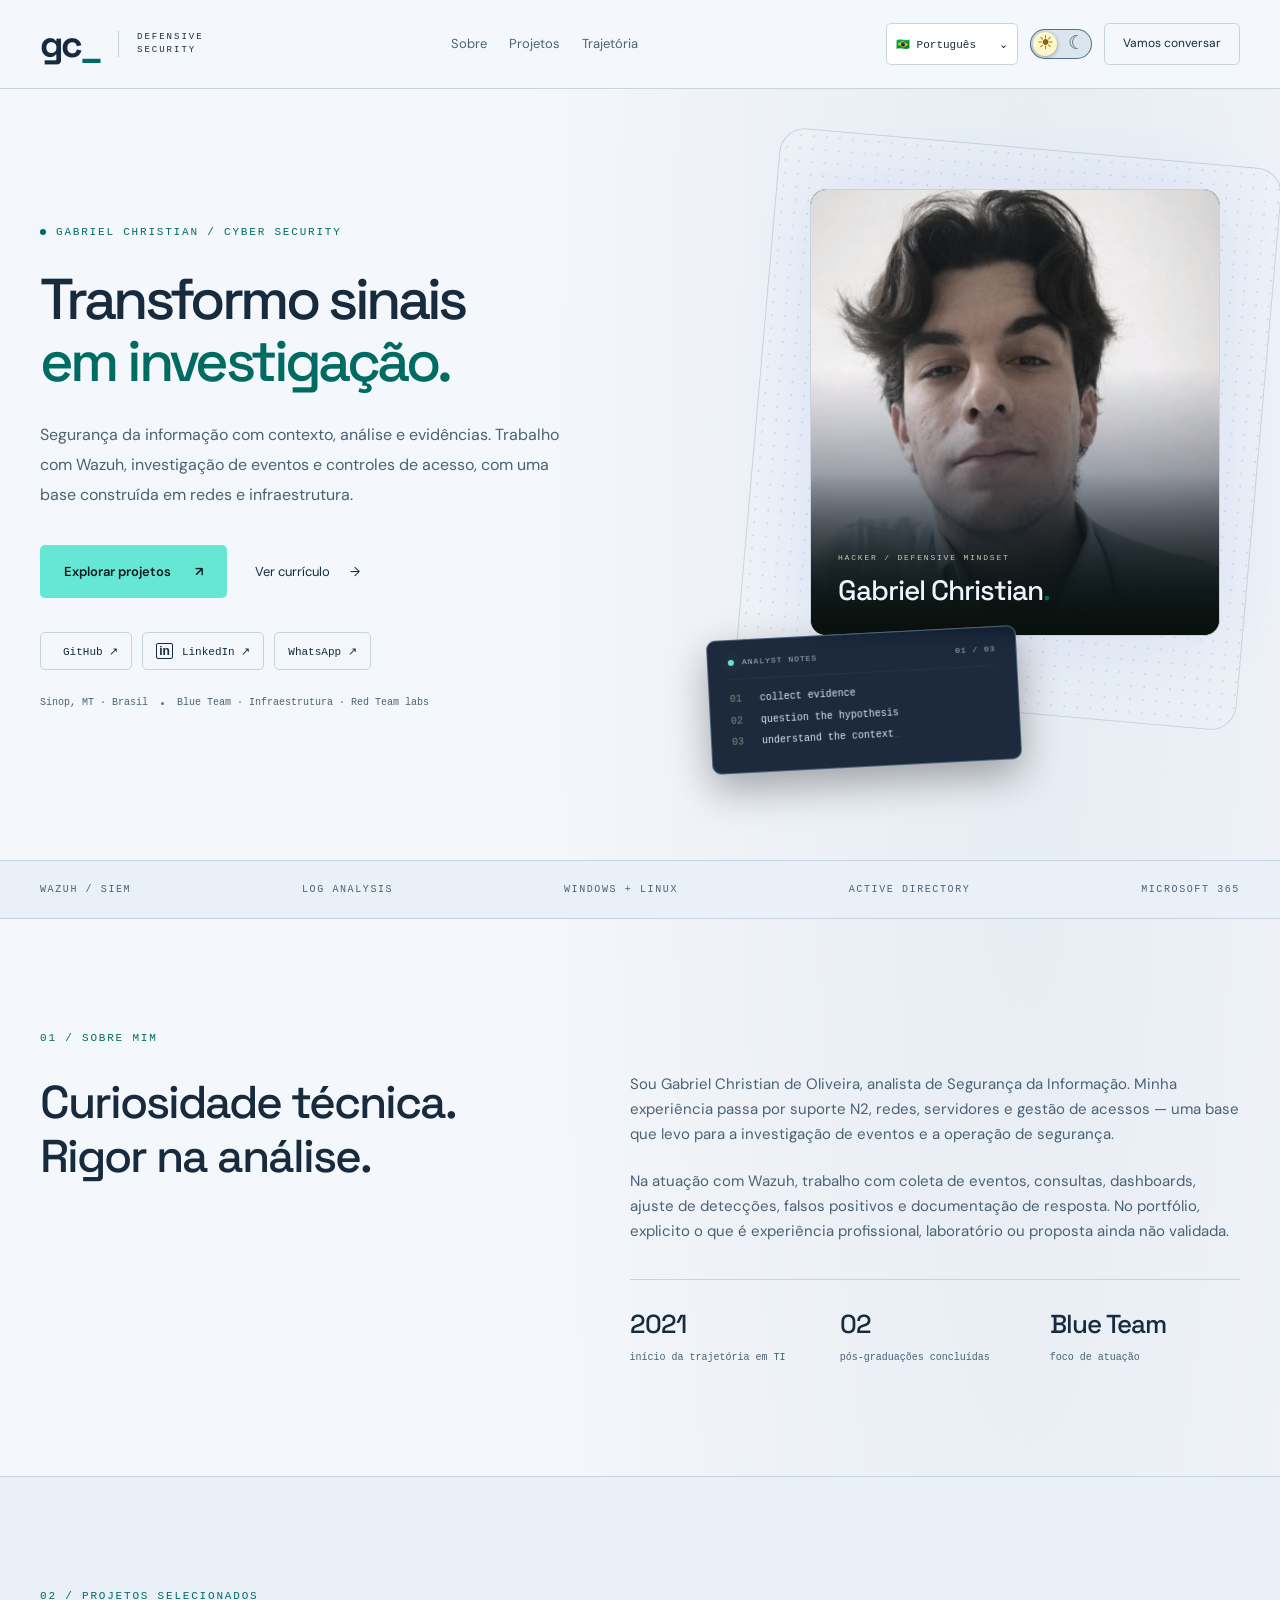
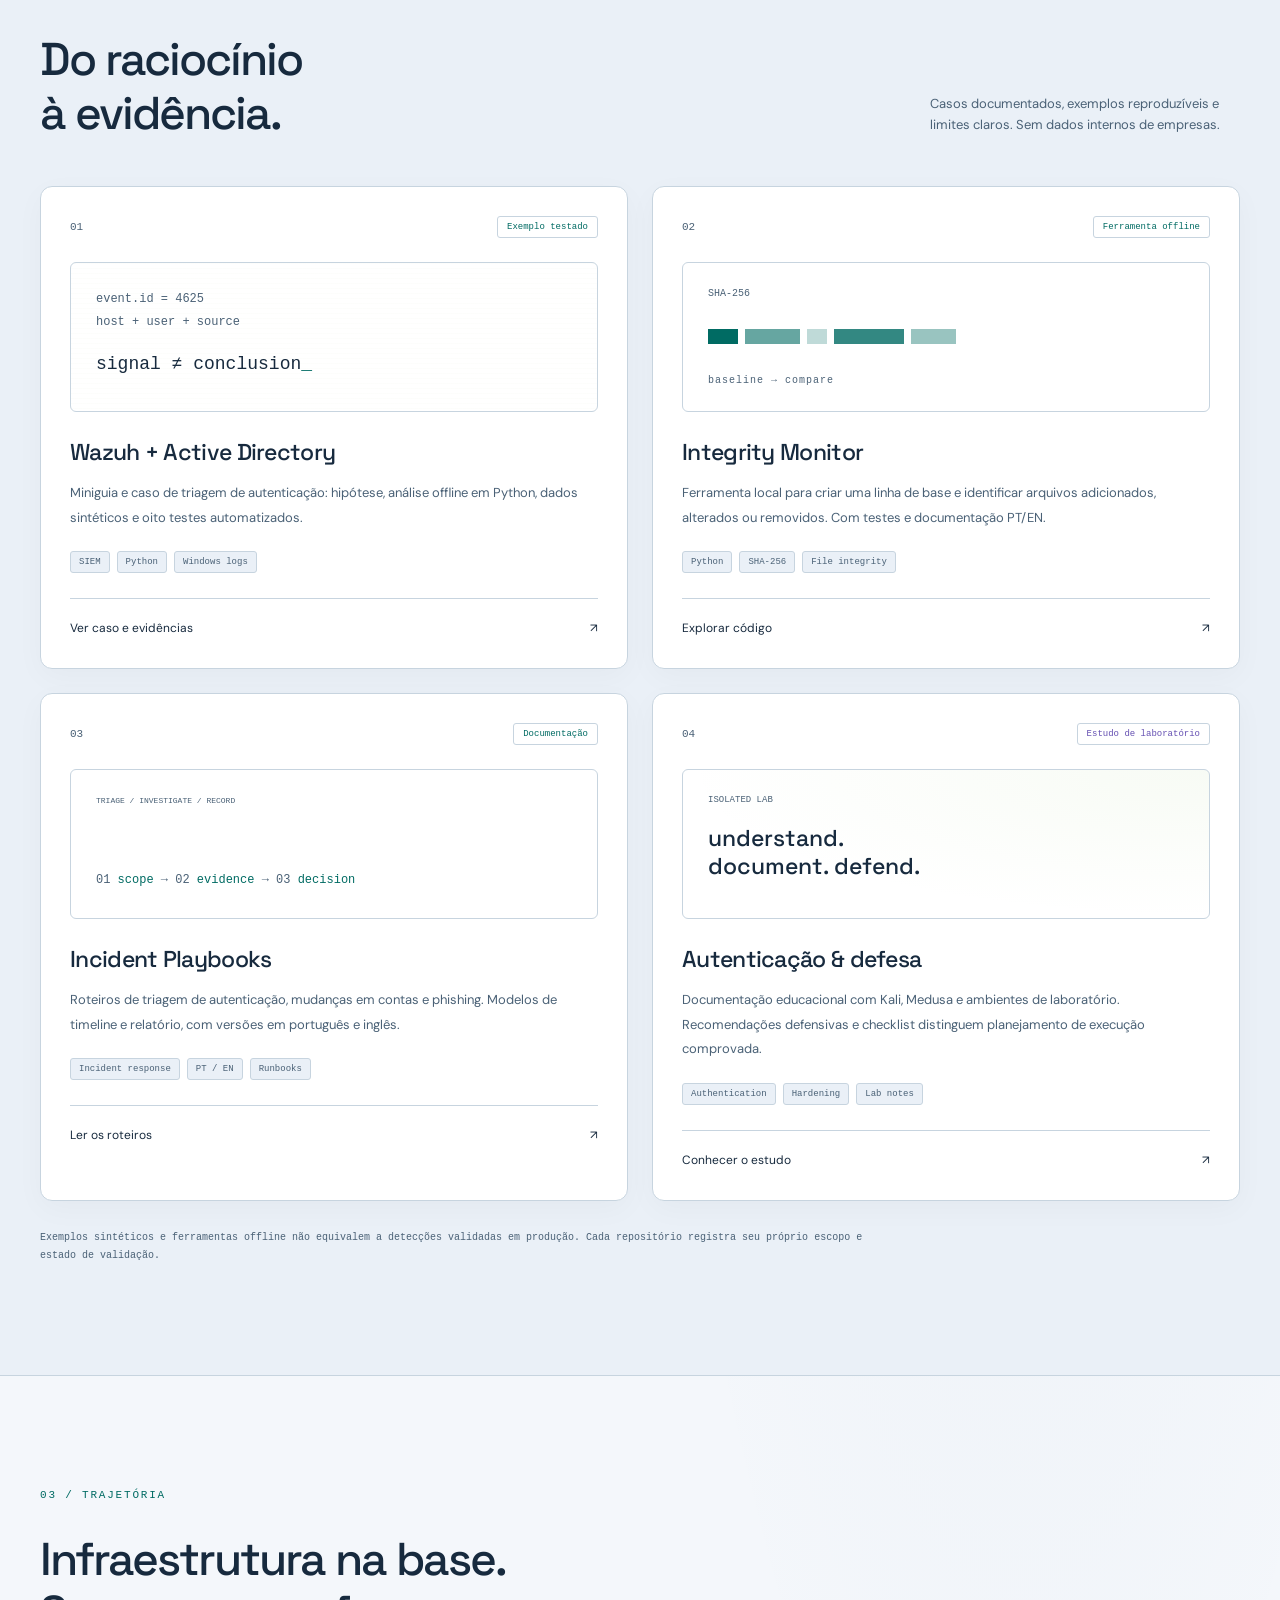
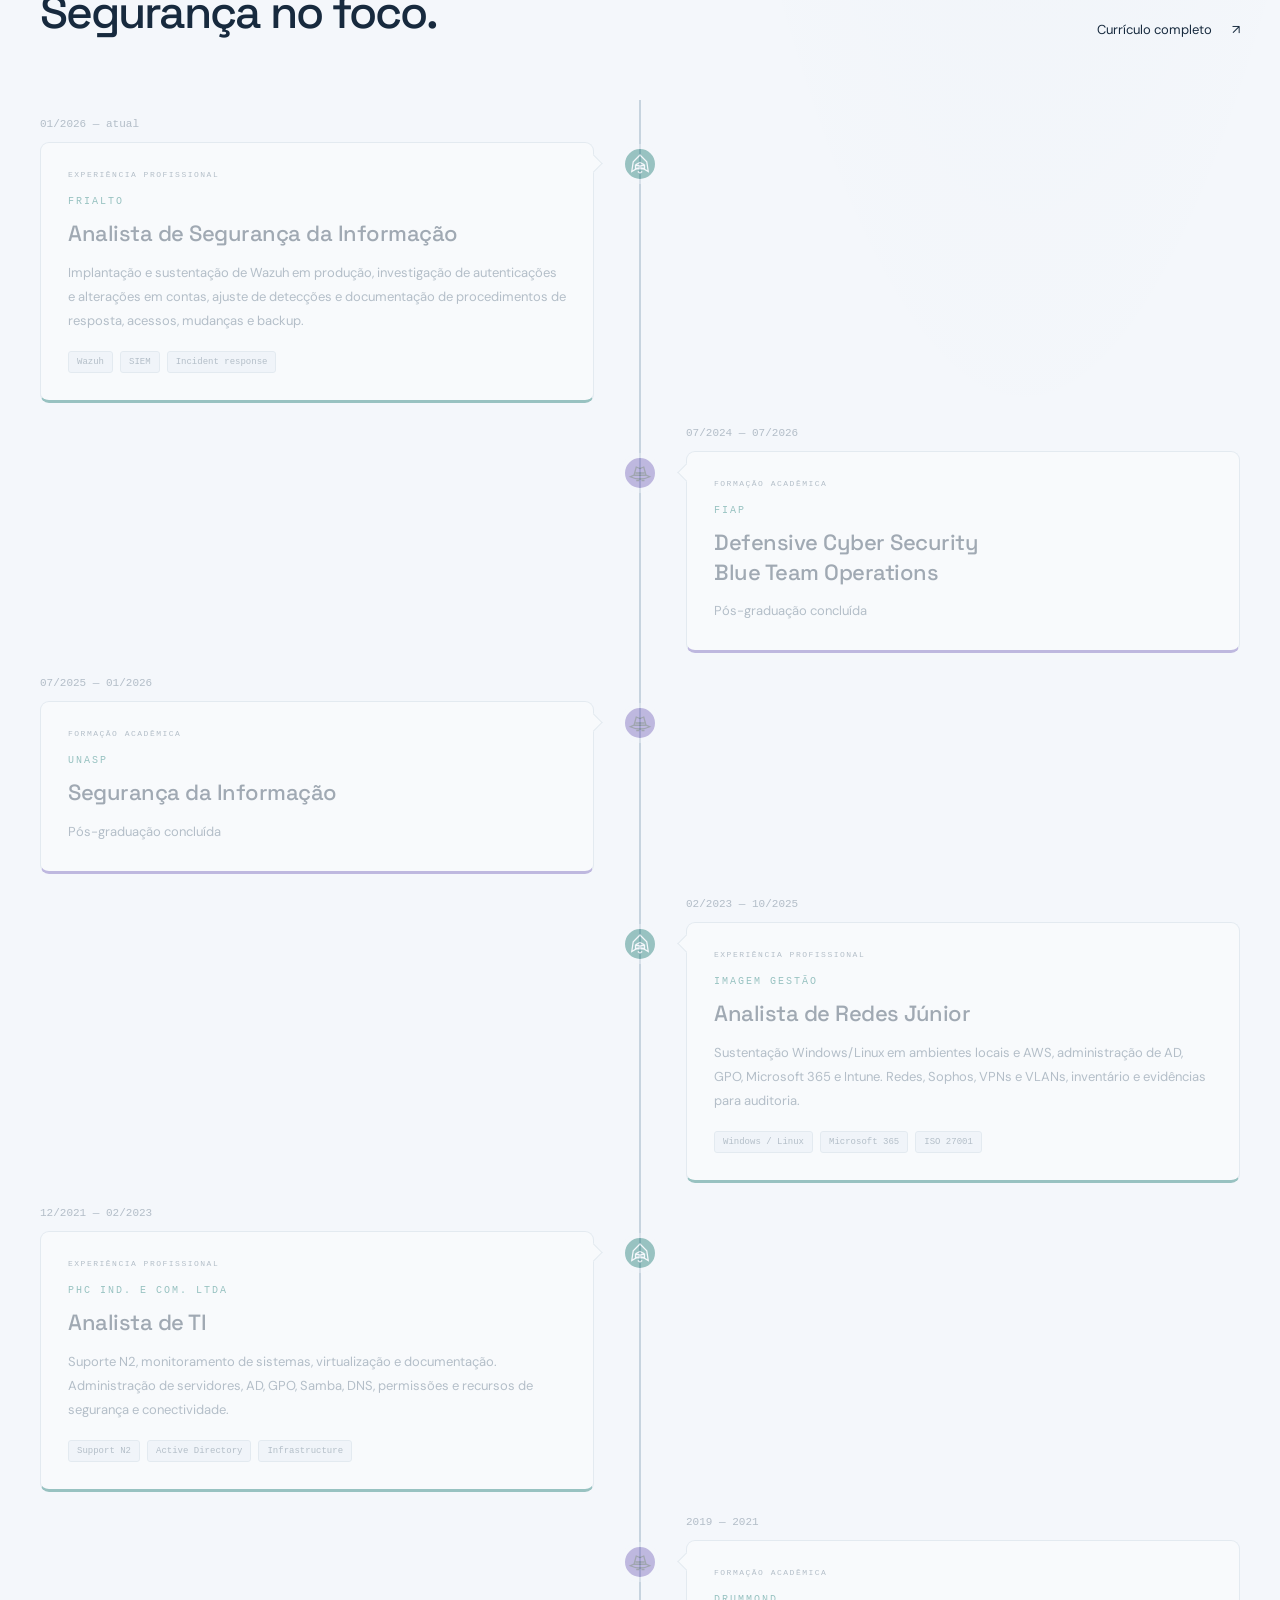
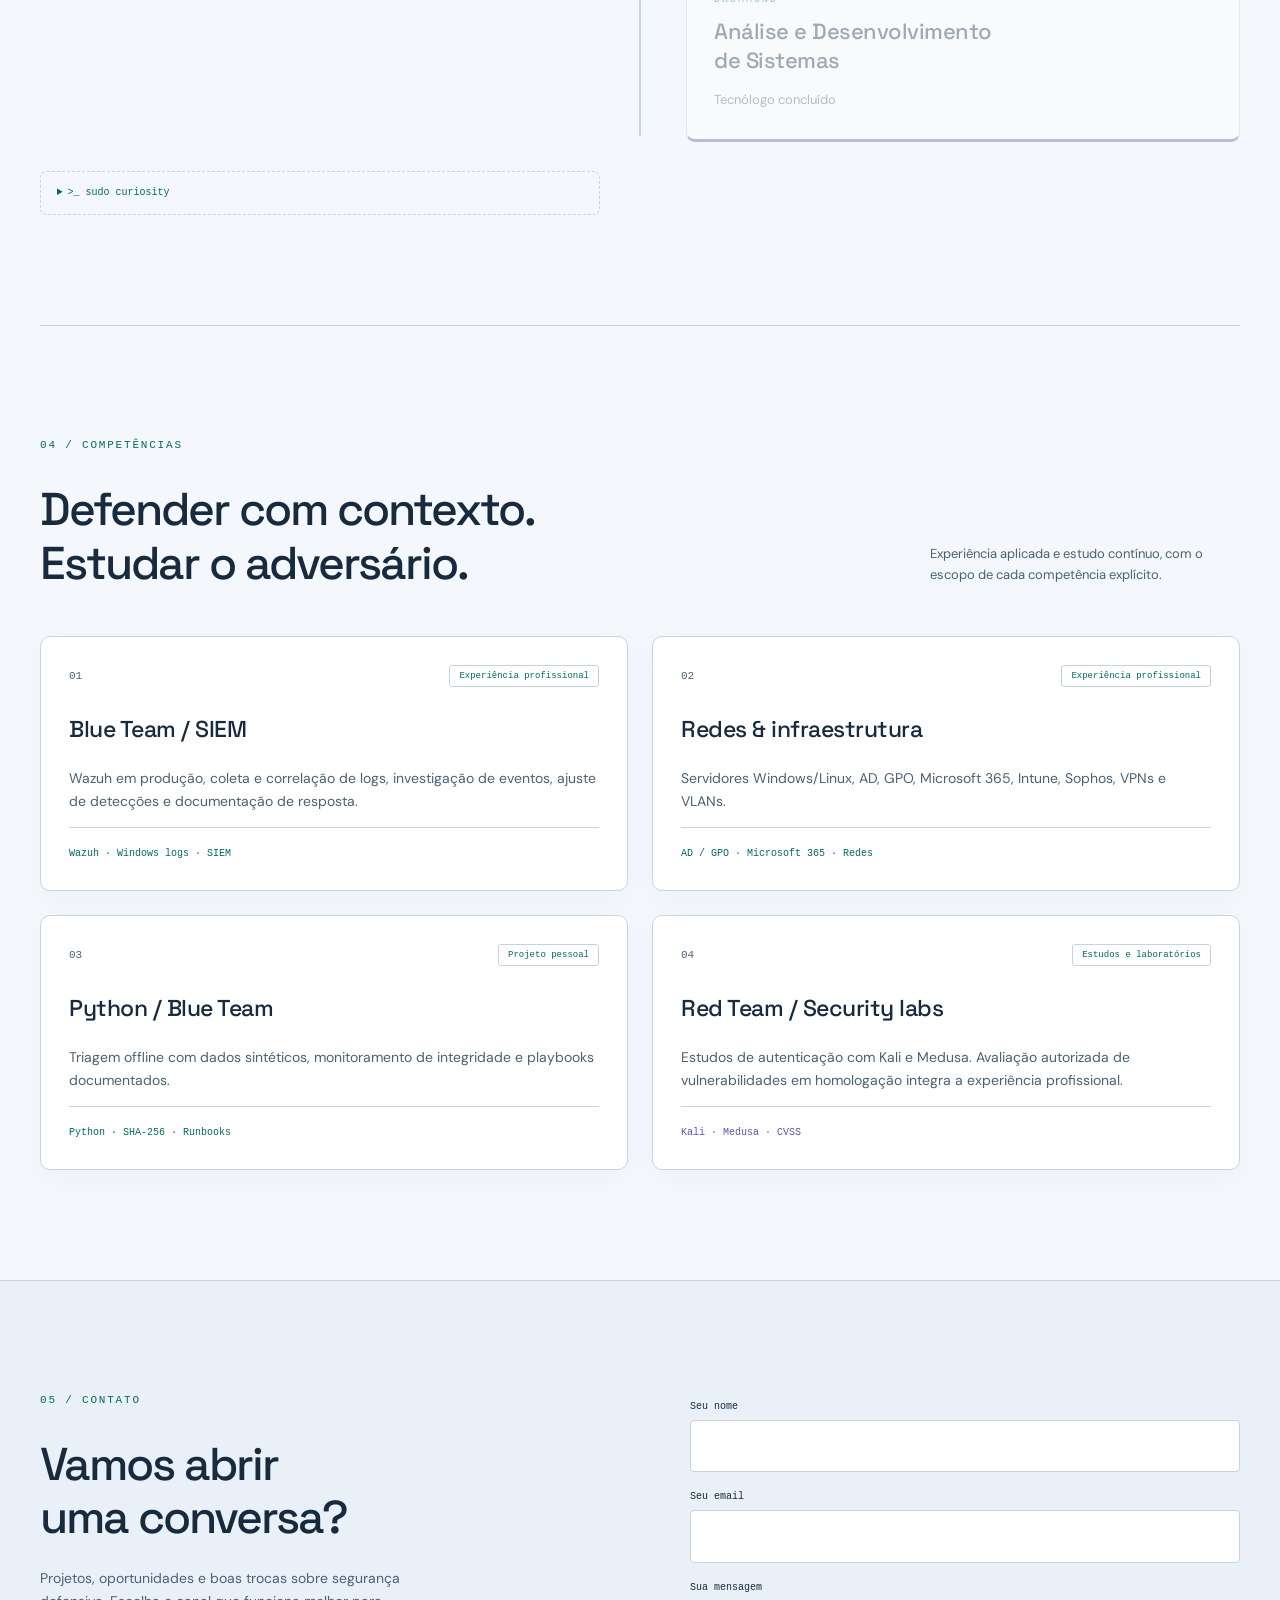
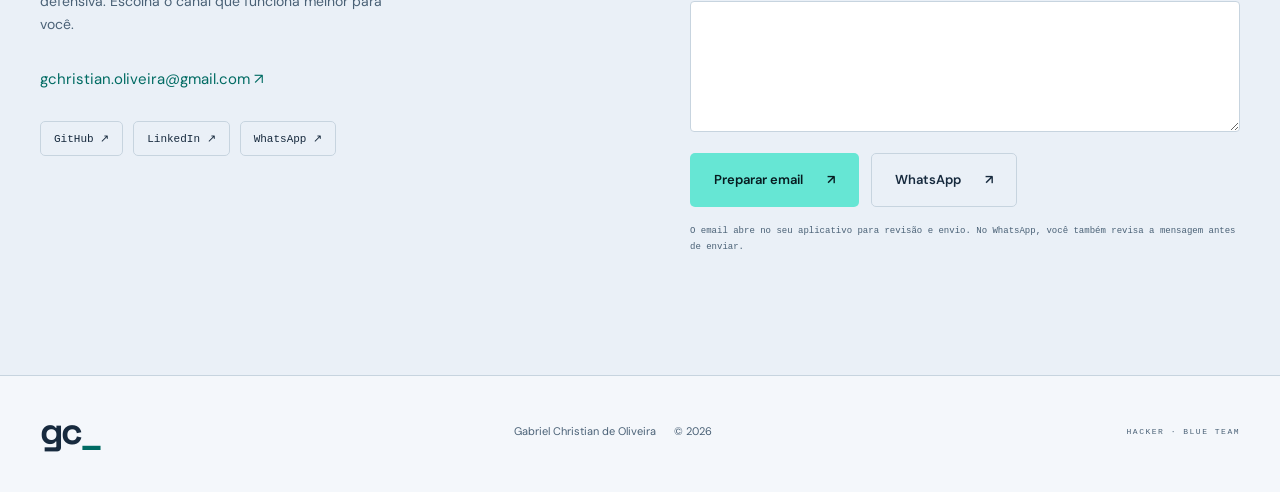
<file: index.html>
<!doctype html>
<html lang="pt-BR">
<head>
  <meta charset="utf-8"><meta name="viewport" content="width=device-width, initial-scale=1">
  <title>Gabriel Christian — Blue Team & Segurança da Informação</title>
  <meta name="description" content="Portfólio de Gabriel Christian: Blue Team, Wazuh, investigação de eventos, infraestrutura e projetos defensivos reproduzíveis.">
  <meta name="theme-color" content="#0b1214"><meta property="og:title" content="Gabriel Christian | HACKER · Blue Team">
  <meta property="og:description" content="Investigação, contexto e evidências. Conheça minha trajetória e meus projetos de segurança defensiva.">
  <meta property="og:image" content="https://christian404.github.io/assets/gabriel.png"><meta property="og:type" content="website">
  <link rel="icon" href="assets/favicon.svg" type="image/svg+xml"><script>
// Apply the visitor/system preference before styles load to prevent a theme flash.
(function(){var choice=null,media=null;try{var saved=localStorage.getItem('gc-theme');if(saved==='light'||saved==='dark')choice=saved;}catch(e){}try{if(typeof window.matchMedia==='function')media=window.matchMedia('(prefers-color-scheme: light)');}catch(e){}var initial=choice||(media&&media.matches?'light':'dark');document.documentElement.dataset.theme=initial;window.gcThemeState={choice:choice,media:media};})();
</script><link rel="stylesheet" href="style.css"><script src="app.js" defer></script>
</head>
<body>
<a class="skip" href="#main" data-i18n="skip">Pular para o conteúdo</a>
<header class="nav-wrap"><nav class="nav shell" aria-label="Navegação principal">
  <a href="#" class="brand" aria-label="Gabriel Christian início"><span class="brand-mark">gc<span>_</span></span><span class="brand-label">DEFENSIVE<br>SECURITY</span></a>
  <div class="nav-links"><a href="#sobre" data-i18n="aboutNav">Sobre</a><a href="#projetos" data-i18n="projectsNav">Projetos</a><a href="#experiencia" data-i18n="experienceNav">Trajetória</a></div>
  <div class="nav-actions"><div class="language-picker"><span id="language-label" class="sr-only" data-i18n="languageLabel">Idioma</span><button id="language" type="button" aria-haspopup="listbox" aria-expanded="false" aria-controls="language-options" aria-labelledby="language-label language-value"><span id="language-value">🇧🇷 Português</span><span aria-hidden="true">⌄</span></button><ul id="language-options" role="listbox" aria-labelledby="language-label" hidden><li role="option" id="language-pt" data-language="pt" aria-selected="true" tabindex="-1">🇧🇷 Português</li><li role="option" id="language-en" data-language="en" aria-selected="false" tabindex="-1">🇺🇸 English</li></ul></div><button id="theme-toggle" type="button" aria-pressed="false" aria-label="Ativar tema claro"><span class="theme-track" aria-hidden="true"><span class="theme-thumb"></span><span class="theme-sun">☀</span><span class="theme-moon">☾</span></span></button><a class="small-cta" href="#contato" data-i18n="talk">Vamos conversar</a></div>
</nav></header>
<main id="main">
<section class="hero shell" aria-labelledby="hero-title">
  <div class="hero-copy"><p class="eyebrow"><span class="signal-dot"></span> GABRIEL CHRISTIAN / CYBER SECURITY</p>
    <h1 id="hero-title"><span data-i18n="heroOne">Transformo sinais</span><br><span class="accent" data-i18n="heroTwo">em investigação.</span></h1>
    <p class="hero-description" data-i18n="heroDescription">Segurança da informação com contexto, análise e evidências. Trabalho com Wazuh, investigação de eventos e controles de acesso, com uma base construída em redes e infraestrutura.</p>
    <div class="hero-actions"><a class="button primary" href="#projetos"><span data-i18n="explore">Explorar projetos</span><span aria-hidden="true">↗</span></a><a class="text-link" href="curriculo.html" target="_blank" rel="noopener noreferrer"><span data-i18n="resume">Ver currículo</span><span aria-hidden="true">→</span></a></div>
    <div class="social-links hero-social"><a href="https://github.com/Christian404" target="_blank" rel="noopener noreferrer"><span aria-hidden="true"><svg viewBox="0 0 32 32" fill="none" stroke="currentColor" stroke-width="1.7" aria-hidden="true"><path d="M5 26 7 13 16 4l9 9 2 13-7-4h-8z"/><path d="m10 17 6-3 6 3M10 18h5v4h-5zm7 0h5v4h-5zm-2 1h2M13 26l3 2 3-2"/></svg></span> GitHub ↗</a><a href="https://www.linkedin.com/in/gabriel-christian-oliveira-4258b7252/" target="_blank" rel="noopener noreferrer"><span class="social-icon" aria-hidden="true">in</span> LinkedIn ↗</a><a href="https://wa.me/5512988379666" target="_blank" rel="noopener noreferrer">WhatsApp ↗</a></div><div class="hero-meta"><span data-i18n="location">Sinop, MT · Brasil</span><span class="divider"></span><span data-i18n="focus">Blue Team · Infraestrutura · Red Team labs</span></div>
  </div>
  <div class="portrait-wrap"><div class="portrait-grid" aria-hidden="true"></div><div class="portrait-frame"><img src="assets/gabriel.png" alt="Gabriel Christian de Oliveira" width="400" height="400" fetchpriority="high"><div class="portrait-caption"><span class="tiny-label">HACKER / DEFENSIVE MINDSET</span><strong>Gabriel Christian<span class="accent">.</span></strong></div></div><div class="log-card" aria-hidden="true"><div class="log-top"><span class="signal-dot"></span><span>ANALYST NOTES</span><span>01 / 03</span></div><p><span>01</span> collect evidence</p><p><span>02</span> question the hypothesis</p><p><span>03</span> understand the context<span class="cursor">_</span></p></div></div>
</section>
<div class="skills-strip"><div class="shell"><span>WAZUH / SIEM</span><span>LOG ANALYSIS</span><span>WINDOWS + LINUX</span><span>ACTIVE DIRECTORY</span><span>MICROSOFT 365</span></div></div>
<section id="sobre" class="section shell about-grid"><div><p class="eyebrow" data-i18n="aboutEyebrow">01 / SOBRE MIM</p><h2 data-i18n="aboutTitle">Curiosidade técnica.<br>Rigor na análise.</h2></div><div class="about-copy"><p data-i18n="aboutOne">Sou Gabriel Christian de Oliveira, analista de Segurança da Informação. Minha experiência passa por suporte N2, redes, servidores e gestão de acessos — uma base que levo para a investigação de eventos e a operação de segurança.</p><p data-i18n="aboutTwo">Na atuação com Wazuh, trabalho com coleta de eventos, consultas, dashboards, ajuste de detecções, falsos positivos e documentação de resposta. No portfólio, explicito o que é experiência profissional, laboratório ou proposta ainda não validada.</p><div class="facts"><div><strong>2021</strong><span data-i18n="factStart">início da trajetória em TI</span></div><div><strong>02</strong><span data-i18n="factEducation">pós-graduações concluídas</span></div><div><strong>Blue Team</strong><span data-i18n="factFocus">foco de atuação</span></div></div></div></section>
<section id="projetos" class="section projects-section"><div class="shell"><div class="section-head"><div><p class="eyebrow" data-i18n="projectsEyebrow">02 / PROJETOS SELECIONADOS</p><h2 data-i18n="projectsTitle">Do raciocínio<br>à evidência.</h2></div><p class="section-intro" data-i18n="projectsIntro">Casos documentados, exemplos reproduzíveis e limites claros. Sem dados internos de empresas.</p></div>
<div class="project-grid">
<article class="project-card featured"><div class="project-top"><span class="project-number">01</span><span class="badge" data-i18n="tested">Exemplo testado</span></div><div class="project-visual terminal" aria-hidden="true"><span>event.id = 4625</span><span>host + user + source</span><strong>signal ≠ conclusion<span class="accent">_</span></strong></div><h3>Wazuh + Active Directory</h3><p data-i18n="projectOne">Miniguia e caso de triagem de autenticação: hipótese, análise offline em Python, dados sintéticos e oito testes automatizados.</p><div class="tags"><span>SIEM</span><span>Python</span><span>Windows logs</span></div><a href="https://github.com/Christian404/miniguia-siem-wazuh-ad" class="project-link" target="_blank" rel="noopener noreferrer"><span data-i18n="viewCase">Ver caso e evidências</span><span aria-hidden="true">↗</span></a></article>
<article class="project-card"><div class="project-top"><span class="project-number">02</span><span class="badge" data-i18n="offline">Ferramenta offline</span></div><div class="project-visual integrity" aria-hidden="true"><span>SHA-256</span><div class="hash-bars"><i></i><i></i><i></i><i></i><i></i></div><strong>baseline → compare</strong></div><h3>Integrity Monitor</h3><p data-i18n="projectTwo">Ferramenta local para criar uma linha de base e identificar arquivos adicionados, alterados ou removidos. Com testes e documentação PT/EN.</p><div class="tags"><span>Python</span><span>SHA-256</span><span>File integrity</span></div><a href="https://github.com/Christian404/blue-team-integrity-monitor" class="project-link" target="_blank" rel="noopener noreferrer"><span data-i18n="viewCode">Explorar código</span><span aria-hidden="true">↗</span></a></article>
<article class="project-card"><div class="project-top"><span class="project-number">03</span><span class="badge" data-i18n="documentation">Documentação</span></div><div class="project-visual playbook" aria-hidden="true"><span>TRIAGE / INVESTIGATE / RECORD</span><div>01 <b>scope</b> → 02 <b>evidence</b> → 03 <b>decision</b></div></div><h3>Incident Playbooks</h3><p data-i18n="projectThree">Roteiros de triagem de autenticação, mudanças em contas e phishing. Modelos de timeline e relatório, com versões em português e inglês.</p><div class="tags"><span>Incident response</span><span>PT / EN</span><span>Runbooks</span></div><a href="https://github.com/Christian404/blue-team-incident-playbooks" class="project-link" target="_blank" rel="noopener noreferrer"><span data-i18n="viewGuides">Ler os roteiros</span><span aria-hidden="true">↗</span></a></article>
<article class="project-card"><div class="project-top"><span class="project-number">04</span><span class="badge muted" data-i18n="lab">Estudo de laboratório</span></div><div class="project-visual lab-visual" aria-hidden="true"><span>ISOLATED LAB</span><strong>understand.<br>document. defend.</strong></div><h3 data-i18n="labTitle">Autenticação & defesa</h3><p data-i18n="projectFour">Documentação educacional com Kali, Medusa e ambientes de laboratório. Recomendações defensivas e checklist distinguem planejamento de execução comprovada.</p><div class="tags"><span>Authentication</span><span>Hardening</span><span>Lab notes</span></div><a href="https://github.com/Christian404/projeto-medusa-kali-bruteforce" class="project-link" target="_blank" rel="noopener noreferrer"><span data-i18n="viewLab">Conhecer o estudo</span><span aria-hidden="true">↗</span></a></article>
</div><p class="project-footnote" data-i18n="projectNote">Exemplos sintéticos e ferramentas offline não equivalem a detecções validadas em produção. Cada repositório registra seu próprio escopo e estado de validação.</p></div></section>
<section id="experiencia" class="section shell"><div class="section-head"><div><p class="eyebrow" data-i18n="experienceEyebrow">03 / TRAJETÓRIA</p><h2 data-i18n="experienceTitle">Infraestrutura na base.<br>Segurança no foco.</h2></div><a href="curriculo.html" class="text-link" target="_blank" rel="noopener noreferrer"><span data-i18n="fullResume">Currículo completo</span> ↗</a></div><div class="timeline" aria-label="Trajetória profissional e formação"><article class="timeline-item work"><span class="timeline-node" aria-hidden="true"><svg viewBox="0 0 32 32" fill="none" stroke="currentColor" stroke-width="1.7" aria-hidden="true"><path d="M5 26 7 13 16 4l9 9 2 13-7-4h-8z"/><path d="m10 17 6-3 6 3M10 18h5v4h-5zm7 0h5v4h-5zm-2 1h2"/><path d="m13 26 3 2 3-2"/></svg></span><div class="exp-date" data-i18n="dateFrialto">01/2026 — atual</div><div class="timeline-card"><span class="timeline-kind" data-i18n="professional">EXPERIÊNCIA PROFISSIONAL</span><span class="company">FRIALTO</span><h3 data-i18n="roleSecurity">Analista de Segurança da Informação</h3><p data-i18n="expSecurity">Implantação e sustentação de Wazuh em produção, investigação de autenticações e alterações em contas, ajuste de detecções e documentação de procedimentos de resposta, acessos, mudanças e backup.</p><div class="tags"><span>Wazuh</span><span>SIEM</span><span>Incident response</span></div></div></article><article class="timeline-item academic"><span class="timeline-node" aria-hidden="true"><svg viewBox="0 0 32 32" fill="none" stroke="currentColor" stroke-width="1.7" aria-hidden="true"><path d="m8 19 3-11 5 2 5-2 3 11M3 21q13 6 26 0l-5-2H8zM10 16h12"/><path d="M11 26h4m3 0h4"/></svg></span><div class="exp-date">07/2024 — 07/2026</div><div class="timeline-card"><span class="timeline-kind" data-i18n="education">FORMAÇÃO ACADÊMICA</span><span class="company">FIAP</span><h3>Defensive Cyber Security<br>Blue Team Operations</h3><p data-i18n="postgrad">Pós-graduação concluída</p></div></article><article class="timeline-item academic"><span class="timeline-node" aria-hidden="true"><svg viewBox="0 0 32 32" fill="none" stroke="currentColor" stroke-width="1.7" aria-hidden="true"><path d="m8 19 3-11 5 2 5-2 3 11M3 21q13 6 26 0l-5-2H8zM10 16h12"/><path d="M11 26h4m3 0h4"/></svg></span><div class="exp-date">07/2025 — 01/2026</div><div class="timeline-card"><span class="timeline-kind" data-i18n="education">FORMAÇÃO ACADÊMICA</span><span class="company">UNASP</span><h3 data-i18n="infoSecurity">Segurança da Informação</h3><p data-i18n="postgrad">Pós-graduação concluída</p></div></article><article class="timeline-item work"><span class="timeline-node" aria-hidden="true"><svg viewBox="0 0 32 32" fill="none" stroke="currentColor" stroke-width="1.7" aria-hidden="true"><path d="M5 26 7 13 16 4l9 9 2 13-7-4h-8z"/><path d="m10 17 6-3 6 3M10 18h5v4h-5zm7 0h5v4h-5zm-2 1h2"/><path d="m13 26 3 2 3-2"/></svg></span><div class="exp-date">02/2023 — 10/2025</div><div class="timeline-card"><span class="timeline-kind" data-i18n="professional">EXPERIÊNCIA PROFISSIONAL</span><span class="company">IMAGEM GESTÃO</span><h3 data-i18n="roleNetworks">Analista de Redes Júnior</h3><p data-i18n="expNetworks">Sustentação Windows/Linux em ambientes locais e AWS, administração de AD, GPO, Microsoft 365 e Intune. Redes, Sophos, VPNs e VLANs, inventário e evidências para auditoria.</p><div class="tags"><span>Windows / Linux</span><span>Microsoft 365</span><span>ISO 27001</span></div></div></article><article class="timeline-item work"><span class="timeline-node" aria-hidden="true"><svg viewBox="0 0 32 32" fill="none" stroke="currentColor" stroke-width="1.7" aria-hidden="true"><path d="M5 26 7 13 16 4l9 9 2 13-7-4h-8z"/><path d="m10 17 6-3 6 3M10 18h5v4h-5zm7 0h5v4h-5zm-2 1h2"/><path d="m13 26 3 2 3-2"/></svg></span><div class="exp-date">12/2021 — 02/2023</div><div class="timeline-card"><span class="timeline-kind" data-i18n="professional">EXPERIÊNCIA PROFISSIONAL</span><span class="company">PHC IND. E COM. LTDA</span><h3 data-i18n="roleIT">Analista de TI</h3><p data-i18n="expIT">Suporte N2, monitoramento de sistemas, virtualização e documentação. Administração de servidores, AD, GPO, Samba, DNS, permissões e recursos de segurança e conectividade.</p><div class="tags"><span>Support N2</span><span>Active Directory</span><span>Infrastructure</span></div></div></article><article class="timeline-item academic"><span class="timeline-node" aria-hidden="true"><svg viewBox="0 0 32 32" fill="none" stroke="currentColor" stroke-width="1.7" aria-hidden="true"><path d="m8 19 3-11 5 2 5-2 3 11M3 21q13 6 26 0l-5-2H8zM10 16h12"/><path d="M11 26h4m3 0h4"/></svg></span><div class="exp-date">2019 — 2021</div><div class="timeline-card"><span class="timeline-kind" data-i18n="education">FORMAÇÃO ACADÊMICA</span><span class="company">DRUMMOND</span><h3 data-i18n="systemsDegree">Análise e Desenvolvimento<br>de Sistemas</h3><p data-i18n="technologist">Tecnólogo concluído</p></div></article></div><details class="security-note"><summary><span aria-hidden="true">&gt;_ </span>sudo curiosity</summary><p data-i18n="easterNote">Permissão concedida: continue curioso. Um sinal não é uma conclusão — investigue o contexto.</p></details></section>
<section id="habilidades" class="section shell skills-section"><div class="section-head"><div><p class="eyebrow" data-i18n="skillsEyebrow">04 / COMPETÊNCIAS</p><h2 data-i18n="skillsTitle">Defender com contexto.<br>Estudar o adversário.</h2></div><p class="section-intro" data-i18n="skillsIntro">Experiência aplicada e estudo contínuo, com o escopo de cada competência explícito.</p></div><div class="skill-grid"><article class="skill-card"><div class="skill-top"><span class="project-number">01</span><span class="badge" data-i18n="workScope">Experiência profissional</span></div><h3>Blue Team / SIEM</h3><p data-i18n="skillBlue">Wazuh em produção, coleta e correlação de logs, investigação de eventos, ajuste de detecções e documentação de resposta.</p><div class="skill-tools">Wazuh · Windows logs · SIEM</div></article><article class="skill-card"><div class="skill-top"><span class="project-number">02</span><span class="badge" data-i18n="workScope">Experiência profissional</span></div><h3 data-i18n="skillInfraTitle">Redes & infraestrutura</h3><p data-i18n="skillInfra">Servidores Windows/Linux, AD, GPO, Microsoft 365, Intune, Sophos, VPNs e VLANs.</p><div class="skill-tools">AD / GPO · Microsoft 365 · Redes</div></article><article class="skill-card"><div class="skill-top"><span class="project-number">03</span><span class="badge" data-i18n="projectScope">Projeto pessoal</span></div><h3>Python / Blue Team</h3><p data-i18n="skillProject">Triagem offline com dados sintéticos, monitoramento de integridade e playbooks documentados.</p><div class="skill-tools">Python · SHA-256 · Runbooks</div></article><article class="skill-card"><div class="skill-top"><span class="project-number">04</span><span class="badge" data-i18n="labScope">Estudos e laboratórios</span></div><h3>Red Team / Security labs</h3><p data-i18n="skillRed">Estudos de autenticação com Kali e Medusa. Avaliação autorizada de vulnerabilidades em homologação integra a experiência profissional.</p><div class="skill-tools">Kali · Medusa · CVSS</div></article></div></section><section id="contato" class="section contact-section"><div class="shell contact-grid"><div><p class="eyebrow" data-i18n="contactEyebrow">05 / CONTATO</p><h2 data-i18n="contactTitle">Vamos abrir<br>uma conversa?</h2><p data-i18n="contactText">Projetos, oportunidades e boas trocas sobre segurança defensiva. Escolha o canal que funciona melhor para você.</p><a class="email-link" href="mailto:gchristian.oliveira@gmail.com" target="_blank" rel="noopener noreferrer">gchristian.oliveira@gmail.com ↗</a><div class="social-links"><a href="https://github.com/Christian404" target="_blank" rel="noopener noreferrer">GitHub ↗</a><a href="https://www.linkedin.com/in/gabriel-christian-oliveira-4258b7252/" target="_blank" rel="noopener noreferrer">LinkedIn ↗</a><a href="https://wa.me/5512988379666" target="_blank" rel="noopener noreferrer">WhatsApp ↗</a></div></div>
<form id="contact-form"><label for="contact-name" data-i18n="nameLabel">Seu nome</label><input id="contact-name" name="name" required maxlength="100" autocomplete="name"><label for="contact-email" data-i18n="emailLabel">Seu email</label><input id="contact-email" name="email" type="email" required maxlength="200" autocomplete="email"><label for="contact-message" data-i18n="messageLabel">Sua mensagem</label><textarea id="contact-message" name="message" required maxlength="2500" rows="4"></textarea><div class="contact-buttons"><button class="button primary" type="submit"><span data-i18n="prepareEmail">Preparar email</span> ↗</button><button class="button secondary" type="button" id="whatsapp"><span>WhatsApp</span> ↗</button></div><p class="form-note" data-i18n="formNote">O email abre no seu aplicativo para revisão e envio. No WhatsApp, você também revisa a mensagem antes de enviar.</p><p id="contact-status" class="status" role="status" aria-live="polite"></p></form></div></section>
</main>
<footer class="shell footer"><a href="#" class="brand-mark">gc<span>_</span></a><p>Gabriel Christian de Oliveira <span>© 2026</span></p><span class="footer-tag">HACKER · BLUE TEAM</span></footer>
</body></html>
</file>
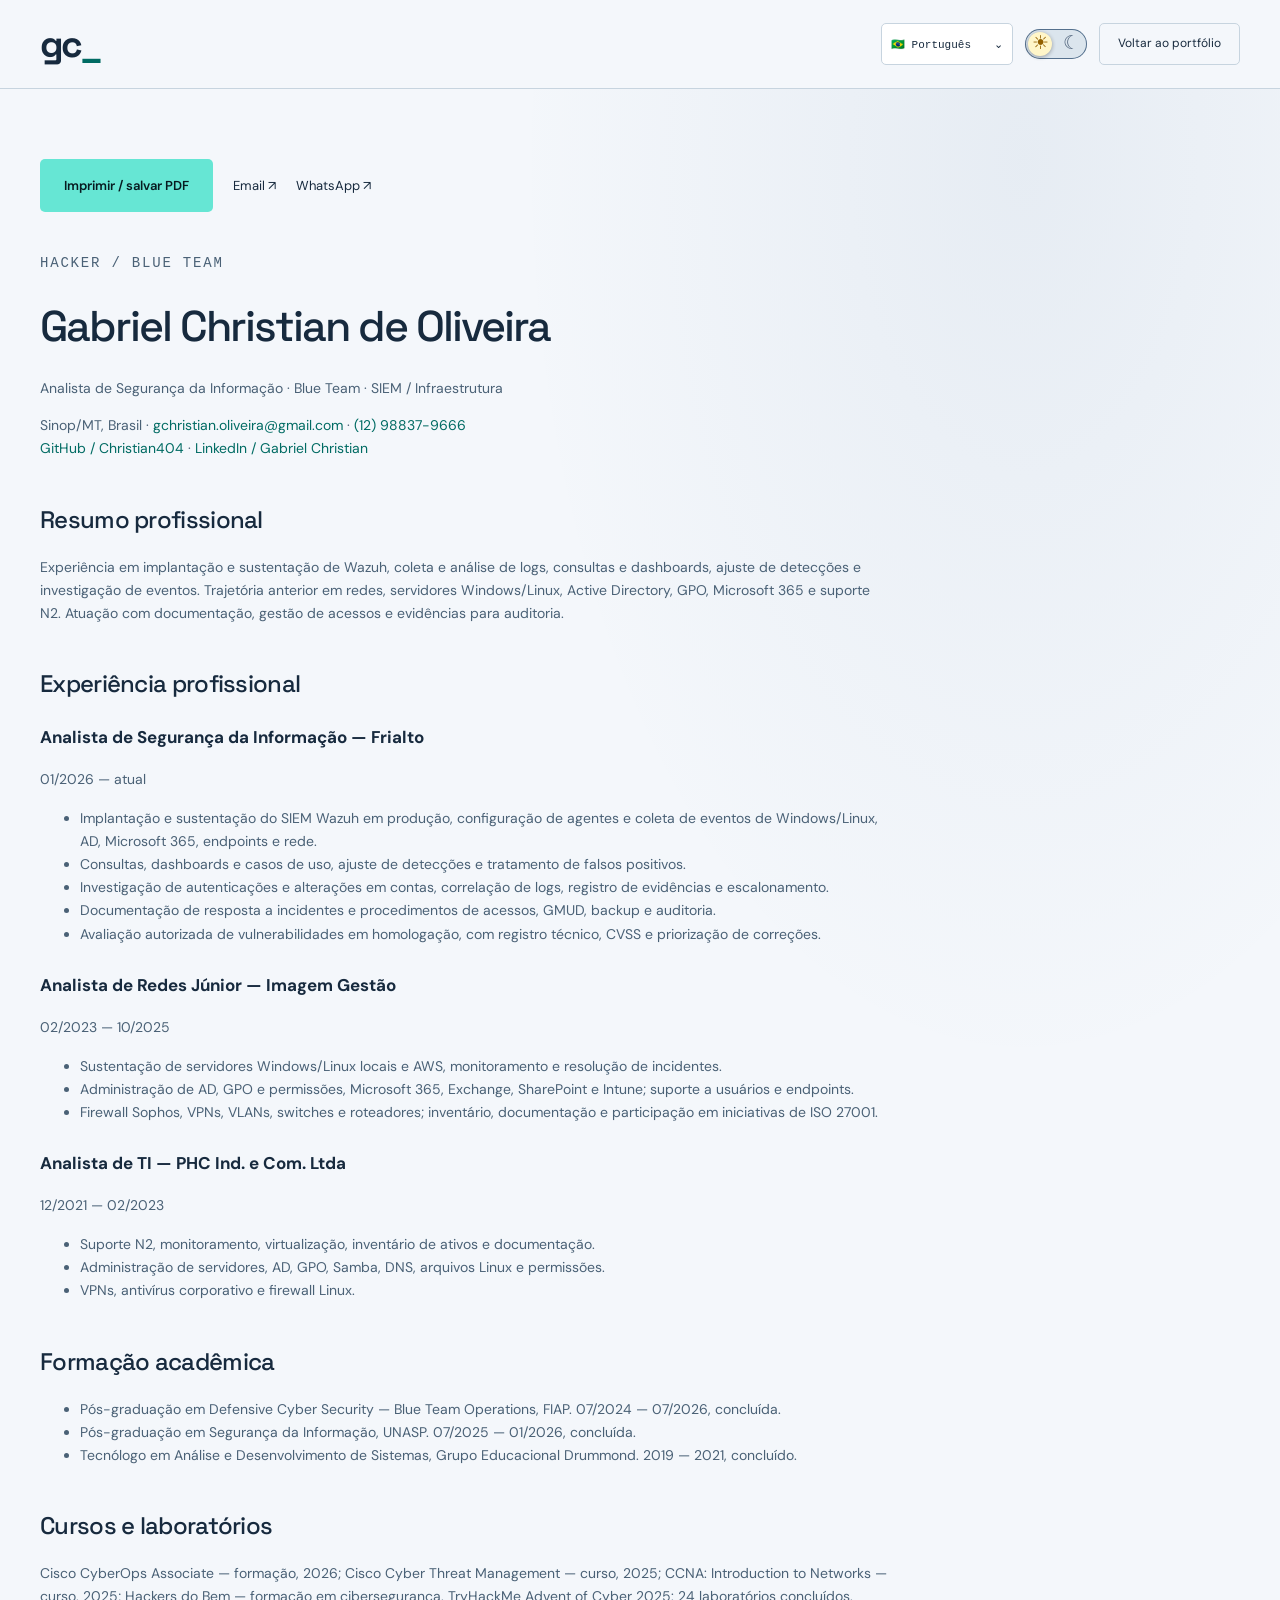
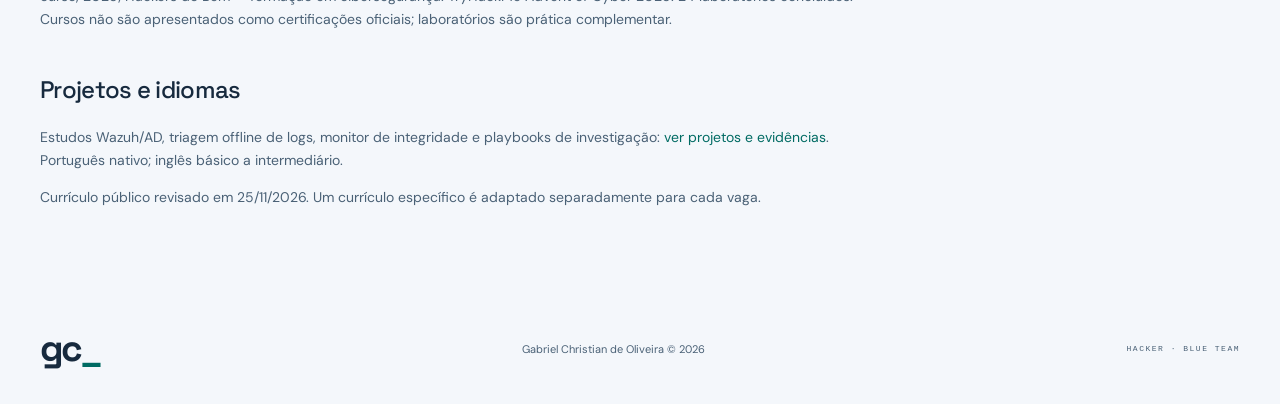
<file: curriculo.html>
<!doctype html><html lang="pt-BR"><head><meta charset="utf-8"><meta name="viewport" content="width=device-width,initial-scale=1"><title>Currículo — Gabriel Christian de Oliveira</title><meta name="description" content="Trajetória profissional de Gabriel Christian de Oliveira em segurança da informação, Blue Team, redes e infraestrutura."><script>
// Apply the visitor/system preference before styles load to prevent a theme flash.
(function(){var choice=null,media=null;try{var saved=localStorage.getItem('gc-theme');if(saved==='light'||saved==='dark')choice=saved;}catch(e){}try{if(typeof window.matchMedia==='function')media=window.matchMedia('(prefers-color-scheme: light)');}catch(e){}var initial=choice||(media&&media.matches?'light':'dark');document.documentElement.dataset.theme=initial;window.gcThemeState={choice:choice,media:media};})();
</script><link rel="stylesheet" href="style.css"><link rel="icon" href="assets/favicon.svg"><script src="app.js" defer></script></head><body>
<header class="nav-wrap"><nav class="nav shell" aria-label="Navegação"><a class="brand-mark" href="index.html">gc<span>_</span></a><div class="nav-actions"><div class="language-picker"><span id="language-label" class="sr-only" data-i18n="languageLabel">Idioma</span><button id="language" type="button" aria-haspopup="listbox" aria-expanded="false" aria-controls="language-options" aria-labelledby="language-label language-value"><span id="language-value">🇧🇷 Português</span><span aria-hidden="true">⌄</span></button><ul id="language-options" role="listbox" aria-labelledby="language-label" hidden><li role="option" id="language-pt" data-language="pt" aria-selected="true" tabindex="-1">🇧🇷 Português</li><li role="option" id="language-en" data-language="en" aria-selected="false" tabindex="-1">🇺🇸 English</li></ul></div><button id="theme-toggle" type="button" aria-pressed="false" aria-label="Ativar tema claro"><span class="theme-track" aria-hidden="true"><span class="theme-thumb"></span><span class="theme-sun">☀</span><span class="theme-moon">☾</span></span></button><a href="index.html" class="small-cta" data-i18n="back">Voltar ao portfólio</a></div></nav></header>
<main class="shell resume-page"><div class="resume-actions"><button id="print-resume" class="button primary" type="button" data-i18n="print">Imprimir / salvar PDF</button><a href="mailto:gchristian.oliveira@gmail.com" class="text-link" target="_blank" rel="noopener noreferrer">Email ↗</a><a href="https://wa.me/5512988379666" class="text-link" target="_blank" rel="noopener noreferrer">WhatsApp ↗</a></div><article class="resume-body"><p class="eyebrow">HACKER / BLUE TEAM</p><h1 data-i18n="resumeTitle">Gabriel Christian de Oliveira</h1><p data-i18n="resumeSubtitle">Analista de Segurança da Informação · Blue Team · SIEM / Infraestrutura</p><p>Sinop/MT, Brasil · <a href="mailto:gchristian.oliveira@gmail.com" target="_blank" rel="noopener noreferrer">gchristian.oliveira@gmail.com</a> · <a href="https://wa.me/5512988379666" target="_blank" rel="noopener noreferrer">(12) 98837-9666</a><br><a href="https://github.com/Christian404" target="_blank" rel="noopener noreferrer">GitHub / Christian404</a> · <a href="https://www.linkedin.com/in/gabriel-christian-oliveira-4258b7252/" target="_blank" rel="noopener noreferrer">LinkedIn / Gabriel Christian</a></p>
<div data-language-content="pt"><h2>Resumo profissional</h2><p>Experiência em implantação e sustentação de Wazuh, coleta e análise de logs, consultas e dashboards, ajuste de detecções e investigação de eventos. Trajetória anterior em redes, servidores Windows/Linux, Active Directory, GPO, Microsoft 365 e suporte N2. Atuação com documentação, gestão de acessos e evidências para auditoria.</p><h2>Experiência profissional</h2>
<h3>Analista de Segurança da Informação — Frialto</h3><p>01/2026 — atual</p><ul><li>Implantação e sustentação do SIEM Wazuh em produção, configuração de agentes e coleta de eventos de Windows/Linux, AD, Microsoft 365, endpoints e rede.</li><li>Consultas, dashboards e casos de uso, ajuste de detecções e tratamento de falsos positivos.</li><li>Investigação de autenticações e alterações em contas, correlação de logs, registro de evidências e escalonamento.</li><li>Documentação de resposta a incidentes e procedimentos de acessos, GMUD, backup e auditoria.</li><li>Avaliação autorizada de vulnerabilidades em homologação, com registro técnico, CVSS e priorização de correções.</li></ul>
<h3>Analista de Redes Júnior — Imagem Gestão</h3><p>02/2023 — 10/2025</p><ul><li>Sustentação de servidores Windows/Linux locais e AWS, monitoramento e resolução de incidentes.</li><li>Administração de AD, GPO e permissões, Microsoft 365, Exchange, SharePoint e Intune; suporte a usuários e endpoints.</li><li>Firewall Sophos, VPNs, VLANs, switches e roteadores; inventário, documentação e participação em iniciativas de ISO 27001.</li></ul>
<h3>Analista de TI — PHC Ind. e Com. Ltda</h3><p>12/2021 — 02/2023</p><ul><li>Suporte N2, monitoramento, virtualização, inventário de ativos e documentação.</li><li>Administração de servidores, AD, GPO, Samba, DNS, arquivos Linux e permissões.</li><li>VPNs, antivírus corporativo e firewall Linux.</li></ul>
<h2>Formação acadêmica</h2><ul><li>Pós-graduação em Defensive Cyber Security — Blue Team Operations, FIAP. 07/2024 — 07/2026, concluída.</li><li>Pós-graduação em Segurança da Informação, UNASP. 07/2025 — 01/2026, concluída.</li><li>Tecnólogo em Análise e Desenvolvimento de Sistemas, Grupo Educacional Drummond. 2019 — 2021, concluído.</li></ul>
<h2>Cursos e laboratórios</h2><p>Cisco CyberOps Associate — formação, 2026; Cisco Cyber Threat Management — curso, 2025; CCNA: Introduction to Networks — curso, 2025; Hackers do Bem — formação em cibersegurança. TryHackMe Advent of Cyber 2025: 24 laboratórios concluídos. Cursos não são apresentados como certificações oficiais; laboratórios são prática complementar.</p><h2>Projetos e idiomas</h2><p>Estudos Wazuh/AD, triagem offline de logs, monitor de integridade e playbooks de investigação: <a href="index.html#projetos">ver projetos e evidências</a>. Português nativo; inglês básico a intermediário.</p><p>Currículo público revisado em 25/11/2026. Um currículo específico é adaptado separadamente para cada vaga.</p></div>
<div data-language-content="en" hidden><h2>Professional summary</h2><p>Experience deploying and maintaining Wazuh, collecting and analyzing logs, building queries and dashboards, tuning detections and investigating security events. Previous experience in networking, Windows/Linux servers, Active Directory, GPO, Microsoft 365 and L2 support. Technical documentation, access management and audit evidence.</p><h2>Professional experience</h2>
<h3>Information Security Analyst — Frialto</h3><p>01/2026 — present</p><ul><li>Deployment and maintenance of Wazuh in production, agent configuration and event collection from Windows/Linux, AD, Microsoft 365, endpoints and network assets.</li><li>Queries, dashboards and use cases, detection tuning and false-positive analysis.</li><li>Authentication and account-change investigation, log correlation, evidence recording and escalation.</li><li>Incident response documentation and procedures covering access, change management, backups and auditing.</li><li>Authorized vulnerability assessment in a staging application, with technical evidence, CVSS and remediation prioritization.</li></ul>
<h3>Junior Network Analyst — Imagem Gestão</h3><p>02/2023 — 10/2025</p><ul><li>Operations and incident resolution for on-premises and AWS Windows/Linux servers.</li><li>Administration of AD, GPO, permissions, Microsoft 365, Exchange, SharePoint and Intune; user and endpoint support.</li><li>Sophos firewall, VPNs, VLANs, switches and routers; inventory, documentation and participation in ISO 27001 initiatives.</li></ul>
<h3>IT Analyst — PHC Ind. e Com. Ltda</h3><p>12/2021 — 02/2023</p><ul><li>L2 support, monitoring, virtualization, asset inventory and documentation.</li><li>Administration of servers, AD, GPO, Samba, DNS, Linux file services and permissions.</li><li>VPNs, enterprise antivirus and Linux firewall.</li></ul>
<h2>Education</h2><ul><li>Postgraduate program in Defensive Cyber Security — Blue Team Operations, FIAP. 07/2024 — 07/2026, completed.</li><li>Postgraduate program in Information Security, UNASP. 07/2025 — 01/2026, completed.</li><li>Technology degree in Systems Analysis and Development, Grupo Educacional Drummond. 2019 — 2021, completed.</li></ul>
<h2>Courses and labs</h2><p>Cisco CyberOps Associate — training, 2026; Cisco Cyber Threat Management — course, 2025; CCNA: Introduction to Networks — course, 2025; Hackers do Bem — cybersecurity training. TryHackMe Advent of Cyber 2025: 24 completed labs. Courses are not presented as official certifications; labs are complementary practice.</p><h2>Projects and languages</h2><p>Wazuh/AD studies, offline log triage, integrity monitoring and investigation playbooks: <a href="index.html#projetos">explore projects and evidence</a>. Native Portuguese; basic-to-intermediate English.</p><p>Public résumé reviewed on 25/11/2026. A separate résumé is tailored to each job opportunity.</p></div>
</article></main><footer class="shell footer"><a class="brand-mark" href="index.html">gc<span>_</span></a><p>Gabriel Christian de Oliveira © 2026</p><span class="footer-tag">HACKER · BLUE TEAM</span></footer></body></html>
</file>
<file: style.css>
@import url('https://fonts.googleapis.com/css2?family=DM+Sans:wght@400;500;600;700&family=Space+Grotesk:wght@400;500;600;700&display=swap');
:root{--bg:#0b1214;--panel:#111c1e;--line:#273336;--text:#edf3ee;--muted:#a6b5b1;--green:#b8f48c;--mono:ui-monospace,SFMono-Regular,Consolas,monospace;--head:'Space Grotesk',sans-serif}*{box-sizing:border-box}html{scroll-behavior:smooth;scroll-padding-top:100px}body{margin:0;background:var(--bg);color:var(--text);font-family:'DM Sans',Arial,sans-serif;line-height:1.65}a{color:inherit;text-decoration:none}button,input,textarea{font:inherit}button,a,input,textarea{-webkit-tap-highlight-color:transparent}button{cursor:pointer}button:focus-visible,a:focus-visible,input:focus-visible,textarea:focus-visible{outline:2px solid var(--green);outline-offset:5px}.shell{width:min(1200px,calc(100% - 80px));margin-inline:auto}.nav-wrap{position:sticky;top:0;z-index:10;background:#0b1214ed;backdrop-filter:blur(16px);border-bottom:1px solid var(--line)}.nav{height:88px;display:flex;align-items:center;justify-content:space-between;gap:24px}.brand{display:flex;align-items:center;gap:18px}.brand-mark{font:700 37px var(--head);letter-spacing:-3px}.brand-mark span{color:var(--green)}.brand-label{font:9px/1.4 var(--mono);letter-spacing:2px;border-left:1px solid var(--line);padding-left:18px}.nav-links,.nav-actions{display:flex;align-items:center;gap:30px}.nav-links a{font-size:13px;color:var(--muted)}.nav a:hover,.text-link:hover{color:var(--green)}#language{background:transparent;color:var(--text);border:0;font:12px var(--mono);padding:10px}.small-cta{border:1px solid #60715f;padding:10px 18px;border-radius:5px;font-size:12px}.hero{min-height:720px;display:grid;grid-template-columns:1.1fr .9fr;gap:72px;align-items:center;padding-block:80px 94px}.eyebrow{font:11px/1.7 var(--mono);letter-spacing:1.8px;color:var(--green);margin:0 0 28px;display:flex;align-items:center;gap:10px}.signal-dot{width:6px;height:6px;border-radius:50%;background:var(--green);display:inline-block;box-shadow:0 0 14px #b8f48c66}h1,h2,h3,p{margin-top:0}h1{font:500 clamp(44px,4.6vw,66px)/1.07 var(--head);letter-spacing:-3.6px;margin-bottom:27px}.accent{color:var(--green)}.hero-description{color:var(--muted);font-size:16px;max-width:530px;line-height:1.9}.hero-actions{display:flex;gap:28px;align-items:center;margin-block:34px}.button{display:inline-flex;align-items:center;justify-content:center;gap:24px;padding:15px 23px;border-radius:5px;font-weight:600;font-size:13px;border:1px solid transparent;transition:transform .2s,background .2s}.button:hover{transform:translateY(-2px)}.primary{background:var(--green);color:#12200e}.primary:hover{background:#cffab0;color:#12200e}.secondary{background:transparent;border-color:#506255;color:var(--text)}.text-link{font-size:13px;display:inline-flex;gap:20px;align-items:center}.hero-meta{display:flex;align-items:center;flex-wrap:wrap;gap:13px;font:10px/1.8 var(--mono);color:#91a29d;margin-top:38px}.divider{width:3px;height:3px;background:#65756e;border-radius:50%}.portrait-wrap{position:relative;padding:20px 20px 52px 0}.portrait-grid{position:absolute;inset:0 -15px 10px 45px;border:1px solid #314035;border-radius:26px;background-image:radial-gradient(#6c8c663b 1px,transparent 1px);background-size:12px 12px;transform:rotate(5deg)}.portrait-frame{position:relative;border-radius:20px;overflow:hidden;background:#192822;isolation:isolate;max-width:410px;margin-left:auto}.portrait-frame img{width:100%;height:445px;object-fit:cover;object-position:center 28%;display:block;filter:grayscale(.45) contrast(1.03)}.portrait-frame:after{content:'';position:absolute;inset:40% 0 0;background:linear-gradient(transparent,#0e1c17);z-index:0}.portrait-caption{position:absolute;bottom:28px;left:29px;right:20px;z-index:1}.tiny-label{font:8px var(--mono);letter-spacing:2px;color:#c0d5c4}.portrait-caption strong{display:block;font:500 30px var(--head);margin-top:8px;letter-spacing:-1px}.log-card{position:absolute;bottom:0;left:-17px;z-index:2;width:310px;background:#14211ef0;backdrop-filter:blur(12px);border:1px solid #3d5143;border-radius:9px;padding:17px 20px;box-shadow:0 15px 40px #0005;transform:rotate(-3deg)}.log-top{display:flex;align-items:center;gap:8px;font:8px var(--mono);letter-spacing:1px;color:var(--muted);border-bottom:1px solid #3c514340;padding-bottom:12px;margin-bottom:11px}.log-top>span:last-child{margin-left:auto}.log-card p{font:10px/1.85 var(--mono);margin:3px 0;color:#d3e4d4}.log-card p>span:first-child{color:#768e7c;margin-right:12px}.cursor{color:var(--green)}.skills-strip{border-block:1px solid var(--line);background:#10191a}.skills-strip>.shell{display:flex;justify-content:space-between;gap:24px;flex-wrap:wrap;padding-block:23px}.skills-strip span{font:10px var(--mono);letter-spacing:1.6px;color:#9bb0a7}.section{padding-block:110px}h2{font:500 clamp(30px,3.6vw,46px)/1.17 var(--head);letter-spacing:-2px;margin-bottom:22px}.about-grid{display:grid;grid-template-columns:.9fr 1.1fr;gap:90px}.about-copy{padding-top:43px;color:var(--muted);font-size:15px}.about-copy p{margin-bottom:23px}.facts{display:grid;grid-template-columns:1fr 1fr 1fr;gap:20px;border-top:1px solid var(--line);padding-top:27px;margin-top:35px}.facts strong{font:500 26px var(--head);display:block;color:var(--text);letter-spacing:-1px}.facts span{display:block;font:10px/1.6 var(--mono);margin-top:9px}.projects-section{background:#0f191a;border-block:1px solid var(--line)}.section-head{display:flex;justify-content:space-between;align-items:end;gap:40px;margin-bottom:45px}.section-head h2{margin-bottom:0}.section-intro{max-width:310px;font-size:13px;color:var(--muted);margin:0 0 5px}.project-grid{display:grid;grid-template-columns:1fr 1fr;gap:24px}.project-card{background:#111e1f;border:1px solid #30413d;border-radius:12px;padding:29px;display:flex;flex-direction:column;transition:border-color .2s}.project-card:hover{border-color:#749b68}.project-top{display:flex;align-items:center;justify-content:space-between;gap:15px;margin-bottom:24px}.project-number{font:11px var(--mono);color:#738e80}.badge{font:9px var(--mono);color:var(--green);padding:5px 9px;border:1px solid #46643d;border-radius:3px}.badge.muted{color:var(--muted);border-color:#40524a}.project-visual{height:150px;background:#0c1515;border:1px solid #22372c;border-radius:6px;padding:25px;margin-bottom:25px;overflow:hidden;position:relative}.terminal{font:12px/1.9 var(--mono);background-image:linear-gradient(#77a15a05 1px,transparent 1px);background-size:100% 5px}.terminal>span{display:block;color:#78977d}.terminal strong{color:#d6e5cf;font-size:18px;display:block;margin-top:14px;font-weight:400}.integrity{font:10px var(--mono);color:#8dad82;display:flex;flex-direction:column;justify-content:space-between}.integrity strong{font-weight:400;letter-spacing:1px}.hash-bars{display:flex;gap:7px}.hash-bars i{display:block;height:15px;width:30px;background:#b8f48c}.hash-bars i:nth-child(2){width:55px;opacity:.6}.hash-bars i:nth-child(3){width:20px;opacity:.25}.hash-bars i:nth-child(4){width:70px;opacity:.8}.hash-bars i:nth-child(5){width:45px;opacity:.4}.playbook{font:8px/1.6 var(--mono);color:#859b8d;display:flex;flex-direction:column;justify-content:space-between}.playbook div{font-size:12px;line-height:2.2}.playbook b{font-weight:400;color:var(--green)}.lab-visual{font:9px var(--mono);color:#8dad82;background:radial-gradient(at 100% 0,#a4d18115,transparent 70%),#0c1515}.lab-visual strong{display:block;font:500 23px/1.2 var(--head);color:#aabbac;margin-top:20px}.project-card h3{font:500 23px var(--head);letter-spacing:-.7px;margin-bottom:14px}.project-card p{color:var(--muted);font-size:13px;line-height:1.9;margin-bottom:21px}.tags{display:flex;gap:7px;flex-wrap:wrap}.tags span{font:9px var(--mono);color:#adc1b4;background:#20362b66;padding:5px 8px;border-radius:3px}.project-link{display:flex;justify-content:space-between;border-top:1px solid #31443a;margin-top:25px;padding-top:20px;font-size:12px;color:#d4e9ca}.project-link:hover{color:var(--green)}.project-footnote{margin:28px 0 0;color:#8c9f94;font:10px/1.8 var(--mono);max-width:830px}.timeline{border-top:1px solid var(--line)}.experience{display:grid;grid-template-columns:230px 1fr;gap:50px;padding-block:38px;border-bottom:1px solid var(--line)}.exp-date{font:11px var(--mono);color:#8da397;padding-top:3px}.company{font:10px var(--mono);letter-spacing:2px;color:var(--green)}.experience h3{font:500 25px/1.3 var(--head);letter-spacing:-.7px;margin-block:13px}.experience p{color:var(--muted);font-size:14px;max-width:720px}.education{margin-top:65px}.education-grid{display:grid;grid-template-columns:1fr 1fr 1fr;gap:40px}.education article{border-top:1px solid var(--line);padding-top:24px}.education article>span{font:9px var(--mono);color:#9fb0a2}.education h3{font:500 19px/1.4 var(--head);letter-spacing:-.4px;margin-block:17px 11px}.education article>p{font-size:11px;color:var(--muted)}.contact-section{background:#15221c;border-block:1px solid #3c5041}.contact-grid{display:grid;grid-template-columns:1fr 1fr;gap:100px}.contact-grid>div>p:not(.eyebrow){color:var(--muted);font-size:14px;max-width:360px}.email-link{display:block;font-size:15px;color:var(--green);margin-block:30px;overflow-wrap:anywhere}.social-links{display:flex;gap:26px;font:11px var(--mono)}#contact-form{display:flex;flex-direction:column;padding-top:10px}#contact-form label{font:10px var(--mono);color:#bed0be;margin-bottom:8px}#contact-form input,#contact-form textarea{background:#0e1914;border:1px solid #3d5142;border-radius:4px;color:#e8f1e5;padding:12px;margin-bottom:19px;width:100%;resize:vertical}#contact-form input:focus,#contact-form textarea:focus{border-color:var(--green)}.contact-buttons{display:flex;gap:12px;flex-wrap:wrap;margin-top:2px}.form-note{font:9px/1.8 var(--mono);color:#93a996;margin:16px 0 0}.status{font-size:12px;color:var(--green);margin:10px 0 0}.footer{min-height:110px;display:flex;align-items:center;justify-content:space-between;gap:25px}.footer p{margin:0;font-size:11px;color:var(--muted)}.footer p>span{color:#657d6c;margin-left:15px}.footer-tag{font:8px var(--mono);letter-spacing:1.5px;color:#7f9585}.skip{position:absolute;left:15px;top:-70px;z-index:50;background:var(--green);padding:10px;color:var(--bg)}.skip:focus{top:10px}.resume-page{padding-block:70px}.resume-page h1{font-size:43px;letter-spacing:-2px}.resume-body{max-width:850px}.resume-body h2{font-size:24px;letter-spacing:-.7px;margin-top:45px}.resume-body h3{font-size:17px;margin-top:25px}.resume-body p,.resume-body li{font-size:14px;color:var(--muted)}.resume-actions{display:flex;gap:20px;align-items:center;margin-bottom:40px}.resume-body a{color:var(--green)}
@media(min-width:1500px){.hero{min-height:800px}}@media(max-width:1050px){.shell{width:calc(100% - 56px)}.hero{gap:35px}.portrait-frame img{height:390px}.hero h1{font-size:51px}.about-grid{gap:50px}.contact-grid{gap:50px}.nav-links{gap:20px}.log-card{left:-8px;width:270px}.log-card p{font-size:9px}.experience{grid-template-columns:170px 1fr;gap:30px}.brand-label{display:none}}@media(max-width:760px){.shell{width:calc(100% - 40px)}.nav{height:73px;gap:12px}.nav-links{display:none}.nav-actions{gap:12px}.small-cta{font-size:10px;padding:9px 12px}.brand-mark{font-size:32px}.hero{grid-template-columns:1fr;gap:50px;padding-block:50px 68px}.hero h1{font-size:clamp(39px,8.5vw,60px);letter-spacing:-2.5px}.eyebrow{font-size:9px;letter-spacing:1.3px;margin-bottom:22px}.hero-description{font-size:14px}.hero-actions{gap:25px}.hero-meta{font-size:9px;margin-top:27px}.portrait-wrap{width:min(410px,calc(100% - 10px));margin:auto;padding-right:12px;padding-bottom:48px}.portrait-frame{margin-left:17px}.portrait-frame img{height:385px}.portrait-grid{right:-2px;left:40px}.portrait-caption strong{font-size:28px}.log-card{left:0;width:270px;padding:15px 18px}.skills-strip>.shell{justify-content:center;gap:17px 25px;padding-block:20px}.skills-strip span{font-size:8px}.section{padding-block:70px}.about-grid{grid-template-columns:1fr;gap:4px}.about-copy{padding-top:0;font-size:14px}.facts{gap:12px}.facts strong{font-size:23px}.facts span{font-size:8px}.section-head{display:block;margin-bottom:32px}.section-intro{margin-top:20px;max-width:100%;font-size:12px}.section-head>.text-link{margin-top:24px}.project-grid{grid-template-columns:1fr;gap:20px}.project-card{padding:23px}.project-visual{height:143px}.project-card h3{font-size:22px}.experience{grid-template-columns:1fr;gap:12px;padding-block:30px}.experience h3{font-size:22px}.experience p{font-size:13px}.education{margin-top:45px}.education-grid{grid-template-columns:1fr;gap:18px}.education h3{font-size:19px}.contact-grid{grid-template-columns:1fr;gap:35px}.contact-grid h2{font-size:38px}.social-links{gap:23px}.contact-buttons .button{font-size:11px;flex:1;padding:14px 10px;gap:10px}.footer{min-height:125px;flex-wrap:wrap;gap:12px;padding-block:25px}.footer p{font-size:10px}.footer-tag{width:100%;font-size:8px}.resume-page h1{font-size:34px}.resume-actions{flex-wrap:wrap}.resume-body p,.resume-body li{font-size:13px}}@media(prefers-reduced-motion:reduce){html{scroll-behavior:auto}*{transition:none!important}}@media print{body{background:white;color:#111}.nav-wrap,.footer,.resume-actions,.skills-strip,.skip{display:none!important}.shell{width:100%}.resume-page{padding:0}.resume-body{max-width:none}.resume-body p,.resume-body li{color:#222}.resume-body a{color:#111}h1,h2,h3{break-after:avoid}.resume-body h2{margin-top:23px}.resume-body h3{margin-top:18px}.resume-body p{margin-bottom:9px}@page{margin:18mm}}
.portrait-wrap{position:relative;isolation:isolate}.portrait-grid{position:absolute;inset:-22px -20px 55px 30px;background-image:radial-gradient(#597a523d 1px,transparent 1px);background-size:13px 13px;z-index:-1}.portrait-frame{position:relative;overflow:hidden;border:1px solid #617d51;border-radius:16px;background:#18221c;box-shadow:0 20px 60px #0005}.portrait-frame img{display:block;width:100%;object-fit:cover;object-position:center 35%;filter:saturate(.65)}.portrait-caption{position:absolute;bottom:0;left:0;width:100%;padding:80px 27px 27px;background:linear-gradient(transparent,#09110cfa)}.portrait-caption .tiny-label{display:block;font:8px var(--mono);letter-spacing:1.8px;color:#b8d1ad;margin-bottom:10px}.portrait-caption strong{font:500 28px var(--head);letter-spacing:-1px}

html,body{overflow-x:clip}.portrait-wrap{padding-bottom:130px}@media(max-width:760px){.portrait-grid{inset:-12px 0 115px 20px}.portrait-wrap{padding-bottom:130px}}
/* Cyber security identity: restrained neon, clear evidence and readable surfaces. */
:root{color-scheme:dark;--bg:#0a101c;--panel:#111d2d;--line:#293c50;--text:#edf4fc;--muted:#a4b5c9;--green:#66e6d4;--violet:#a69bf8;--surface:#101b2a;--input:#0b1523}
:root[data-theme=light]{color-scheme:light;--bg:#f4f7fb;--panel:#fff;--line:#c7d4df;--text:#172a3e;--muted:#4a6176;--green:#006b63;--violet:#6550b2;--surface:#eaf0f7;--input:#fff}
body{background:radial-gradient(ellipse at 80% 8%,#315f8e12,transparent 35%),var(--bg)}
.nav-wrap{background:var(--bg);border-color:var(--line)}
.nav{gap:20px}.nav-actions{gap:12px}.nav-links{gap:22px}
#language{border:1px solid var(--line);border-radius:5px;padding:10px 9px;background:var(--panel);color:var(--text);font:11px var(--mono);cursor:pointer;max-width:150px;min-height:42px}
#theme-toggle{display:flex;align-items:center;gap:7px;background:var(--panel);border:1px solid var(--line);color:var(--text);border-radius:5px;padding:10px;min-height:42px;font:10px var(--mono)}
#theme-toggle>span:first-child{font-size:17px;line-height:1}.small-cta{border-color:var(--line)}
.sr-only{position:absolute;width:1px;height:1px;padding:0;margin:-1px;overflow:hidden;clip:rect(0,0,0,0);white-space:nowrap;border:0}select:focus-visible{outline:2px solid var(--green);outline-offset:4px}
.hero{gap:58px}.hero h1{font-size:clamp(43px,4.5vw,65px)}.hero-social{margin:30px 0 0;gap:12px}.hero-social a,.social-links a{display:inline-flex;align-items:center;gap:9px;border:1px solid var(--line);border-radius:5px;padding:10px 13px;color:var(--text);transition:color .2s,border-color .2s}.social-links{flex-wrap:wrap;gap:10px}.social-links a:hover{color:var(--green);border-color:var(--green)}.social-icon{font:bold 12px Arial;border:1px solid currentColor;border-radius:2px;padding:0 2px}.hero-meta{color:var(--muted);margin-top:24px}.signal-dot{box-shadow:0 0 14px #66e6d455}
.portrait-grid{border-color:var(--line);background-image:radial-gradient(#789bc84b 1px,transparent 1px)}.portrait-frame{box-shadow:0 0 70px #4964dc1c;border:1px solid var(--line)}.portrait-caption{color:#edf4fc}.portrait-frame:after{background:linear-gradient(transparent,#0a1528)}.log-card{background:#101d30f0;border-color:#49617a}.log-top{color:#a4b5c9}.log-card p{color:#d6e7f4}.log-card .signal-dot{background:#66e6d4}
.skills-strip,.projects-section,.contact-section{background:var(--surface);border-color:var(--line)}.skills-strip span{color:var(--muted)}.project-card,.skill-card{background:var(--panel);border-color:var(--line);box-shadow:0 8px 30px #00000008}.project-card:hover,.skill-card:hover{border-color:var(--green)}.project-number{color:var(--muted)}.badge{color:var(--green);border-color:var(--line)}.badge.muted{color:var(--violet);border-color:var(--line)}.project-visual{background-color:var(--input);border-color:var(--line)}.terminal>span,.integrity,.playbook,.lab-visual{color:var(--muted)}.terminal strong,.lab-visual strong{color:var(--text)}.hash-bars i{background:var(--green)}.tags span{background:var(--surface);color:var(--muted);border:1px solid var(--line)}.project-link{color:var(--text);border-color:var(--line)}.project-footnote{color:var(--muted)}.secondary{border-color:var(--line)}.primary{color:#071b20;background:#66e6d4}.primary:hover{color:#071b20;background:#8af3e3}
.timeline{position:relative;border:0;margin-top:60px;padding:0 0 12px;display:flex;flex-direction:column;gap:24px}.timeline:before{content:'';position:absolute;top:0;bottom:0;width:2px;background:var(--line);left:50%;transform:translateX(-50%)}.timeline-item{position:relative;width:50%;padding-right:46px;align-self:flex-start;display:flex;flex-direction:column}.timeline-item:nth-child(even){align-self:flex-end;padding-right:0;padding-left:46px}.timeline-node{position:absolute;right:-20px;top:26px;border:5px solid var(--bg);background:var(--green);color:var(--bg);width:40px;height:40px;border-radius:50%;display:grid;place-items:center;font:22px var(--mono);z-index:1}.timeline-item:nth-child(even) .timeline-node{right:auto;left:-20px}.academic .timeline-node{background:var(--violet)}.timeline .exp-date{font:11px var(--mono);color:var(--muted);padding:0 0 12px}.timeline-card{position:relative;padding:27px;background:var(--panel);border:1px solid var(--line);border-radius:9px;border-bottom:3px solid var(--green)}.academic .timeline-card{border-bottom-color:var(--violet)}.timeline-card:after{content:'';position:absolute;right:-7px;top:14px;width:12px;height:12px;background:var(--panel);border-right:1px solid var(--line);border-top:1px solid var(--line);transform:rotate(45deg)}.timeline-item:nth-child(even) .timeline-card:after{right:auto;left:-7px;transform:rotate(225deg)}.timeline-kind{display:block;font:8px var(--mono);letter-spacing:1.5px;color:var(--muted);margin-bottom:17px}.timeline-card .company{display:block}.timeline-card h3{font:500 22px/1.35 var(--head);letter-spacing:-.5px;margin:12px 0}.timeline-card p{font-size:13px;color:var(--muted);line-height:1.85;margin-bottom:18px}.timeline-card p:last-child{margin-bottom:0}.timeline-card .tags{margin-top:16px}
.skills-section{border-top:1px solid var(--line)}.skill-grid{display:grid;grid-template-columns:repeat(2,1fr);gap:24px}.skill-card{padding:28px;border:1px solid var(--line);border-radius:10px;transition:border-color .2s}.skill-top{display:flex;gap:10px;align-items:center;justify-content:space-between;margin-bottom:27px}.skill-card h3{font:500 23px var(--head);letter-spacing:-.5px}.skill-card p{font-size:14px;color:var(--muted)}.skill-tools{border-top:1px solid var(--line);padding-top:17px;font:10px/1.7 var(--mono);color:var(--green)}.skill-card:last-child .skill-tools{color:var(--violet)}
#contact-form label{color:var(--text)}#contact-form input,#contact-form textarea{background:var(--input);color:var(--text);border-color:var(--line)}.form-note,.footer p>span,.footer-tag{color:var(--muted)}
@keyframes enter-section{from{transform:translateY(20px);opacity:.55}to{transform:translateY(0);opacity:1}}.is-revealed{animation:enter-section .65s ease both}
@media(max-width:1100px){.theme-label{display:none}.brand-label{display:none}.nav{gap:12px}.nav-links{gap:14px}.hero{gap:35px}}
@media(max-width:760px){.nav-actions{gap:7px}.nav{height:76px}.nav-actions .small-cta{display:none}#language{font-size:10px;max-width:137px}#theme-toggle{padding:10px}.hero-social{font-size:10px;gap:8px}.hero-social a{padding:9px 10px}.hero{padding-top:48px}.hero h1{font-size:clamp(38px,8.3vw,59px)}.timeline{margin-top:35px;gap:27px}.timeline:before{left:17px}.timeline-item,.timeline-item:nth-child(even){width:100%;align-self:auto;padding:0 0 0 54px}.timeline-node,.timeline-item:nth-child(even) .timeline-node{right:auto;left:0;width:35px;height:35px;top:30px;border-width:4px;font-size:19px}.timeline-card{padding:21px}.timeline-card:after,.timeline-item:nth-child(even) .timeline-card:after{right:auto;left:-7px;transform:rotate(225deg)}.timeline-card h3{font-size:20px}.timeline-kind{font-size:7px;letter-spacing:1px}.skill-grid{grid-template-columns:1fr}.skill-card{padding:24px}.skill-top .badge{font-size:8px}.contact-grid .social-links{gap:8px}.social-links a{font-size:10px;padding:9px 11px}}
@media(prefers-reduced-motion:reduce){*{animation:none!important;scroll-behavior:auto!important}}
@media print{:root,:root[data-theme=light]{--bg:#fff;--text:#111;--muted:#222;--green:#111;--panel:#fff;--line:#bbb}body{background:#fff;color:#111}.resume-body h2,.resume-body h3{break-after:avoid}.resume-body li{break-inside:avoid}.resume-body a{overflow-wrap:anywhere}[hidden]{display:none!important}@page{size:A4;margin:16mm}}
/* Positioned language list never changes document flow or scroll position. */
.language-picker{position:relative;flex-shrink:0}#language{display:flex;align-items:center;justify-content:space-between;gap:10px;min-width:132px}#language:after{content:'⌄';font-size:13px}#language-options{position:absolute;right:0;top:calc(100% + 9px);z-index:30;min-width:170px;padding:6px;background:var(--panel);border:1px solid var(--line);border-radius:8px;box-shadow:0 16px 36px #0004}#language-options[hidden]{display:none}#language-options button{display:flex;width:100%;border:0;border-radius:4px;background:transparent;color:var(--text);padding:12px;font:12px var(--mono);text-align:left}#language-options button:hover,#language-options button:focus-visible{background:var(--surface);outline:2px solid var(--green);outline-offset:-2px}#language-options button[aria-selected=true]{color:var(--green)}#language-options button[aria-selected=true]:after{content:'✓';margin-left:auto}
#theme-toggle{border-radius:24px;min-width:92px;justify-content:flex-start;padding:5px 12px 5px 5px;gap:8px}#theme-toggle>span:first-child{display:grid;place-items:center;width:30px;height:30px;border-radius:50%;background:#233c58;color:#e2edff;font-size:21px;box-shadow:0 1px 5px #0003}#theme-toggle[aria-pressed=true]>span:first-child{background:#fff3bc;color:#a36a00}#theme-toggle .theme-label{font-size:10px;display:inline}
#hero-title .accent{position:relative;display:inline-block;vertical-align:bottom;max-width:100%}.typing-highlight{animation:typing-reveal 1.75s steps(21,end) both}.typing-highlight:after{content:'';display:block;position:absolute;right:0;top:8%;height:85%;width:2px;background:var(--green);animation:typing-caret .65s steps(2,end) 4 forwards}@keyframes typing-reveal{from{clip-path:inset(0 100% 0 0)}to{clip-path:inset(0 0 0 0)}}@keyframes typing-caret{0%,100%{opacity:0}50%{opacity:1}}
.timeline:after{content:'';position:absolute;top:0;bottom:0;left:50%;width:2px;background:linear-gradient(var(--green),var(--violet));transform:translateX(-50%) scaleY(var(--path-progress,1));transform-origin:top;box-shadow:0 0 12px #66e6d444;pointer-events:none}.timeline-enhanced .timeline-item{opacity:.38;transform:translateY(18px);transition:opacity .55s,transform .55s}.timeline-enhanced .timeline-item.path-reached{opacity:1;transform:translateY(0)}.timeline-node{padding:3px;transition:box-shadow .4s}.timeline-node svg{width:24px;height:24px}.path-reached .timeline-node{box-shadow:0 0 0 3px var(--panel),0 0 18px #66e6d444}.academic .timeline-node{color:#172035}.security-note{border:1px dashed var(--line);border-radius:7px;padding:12px 16px;margin-top:35px;max-width:560px;color:var(--muted);font:10px/1.8 var(--mono)}.security-note summary{cursor:pointer;color:var(--green)}.security-note p{margin:12px 0 0}
@media(max-width:760px){#language{min-width:130px;font-size:10px}.timeline:after{left:17px}.timeline-node svg{width:22px;height:22px}#theme-toggle{min-width:77px;padding-right:9px;gap:5px}#theme-toggle .theme-label{font-size:9px}.hero h1{letter-spacing:-2.4px}}
@media(prefers-reduced-motion:reduce){.typing-highlight{clip-path:none;animation:none}.typing-highlight:after{display:none}.timeline-enhanced .timeline-item{opacity:1;transform:none;transition:none}.timeline:after{transform:translateX(-50%) scaleY(1)}}
#theme-toggle{min-width:120px;padding:4px 10px 4px 4px;gap:8px}#theme-toggle>.theme-track{position:relative;display:flex;align-items:center;justify-content:space-around;width:62px;height:30px;border-radius:20px;background:#17283d;box-shadow:inset 0 0 0 1px #54708d;color:inherit;padding:0;font-size:19px}#theme-toggle[aria-pressed=true]>.theme-track{background:#dbe5ed;color:inherit}.theme-sun,.theme-moon{position:relative;z-index:1;width:27px;text-align:center;line-height:26px}.theme-sun{color:#f3bc36}.theme-moon{color:#e1eaff}.theme-thumb{position:absolute;left:3px;top:3px;width:24px;height:24px;border-radius:50%;background:#475b7b;transform:translateX(32px);transition:transform .25s,background .25s;box-shadow:0 1px 4px #0005}#theme-toggle[aria-pressed=true] .theme-thumb{transform:translateX(0);background:#fff6c9}#theme-toggle[aria-pressed=true] .theme-sun{color:#926000}#theme-toggle[aria-pressed=true] .theme-moon{color:#4c6078}
@media(max-width:760px){#theme-toggle{min-width:110px;gap:6px;padding-right:8px}}

#language-options{list-style:none;margin:0}#language-options [role=option]{display:flex;width:100%;border:0;border-radius:4px;background:transparent;color:var(--text);padding:12px;font:12px var(--mono);text-align:left;cursor:pointer}#language-options [role=option]:hover,#language-options [role=option]:focus-visible{background:var(--surface);outline:2px solid var(--green);outline-offset:-2px}#language-options [aria-selected=true]{color:var(--green)}#language:after{display:none}
#theme-toggle>span.theme-track:first-child,#theme-toggle[aria-pressed=true]>span.theme-track:first-child{position:relative;display:flex;align-items:center;justify-content:space-around;flex:0 0 62px;width:62px;height:30px;padding:0;border-radius:20px;background:#17283d;box-shadow:inset 0 0 0 1px #54708d;color:inherit;font-size:19px;line-height:30px}#theme-toggle[aria-pressed=true]>span.theme-track:first-child{background:#dbe5ed}#theme-toggle .theme-label{display:inline;white-space:nowrap}.theme-track>.theme-sun,.theme-track>.theme-moon{display:block;position:relative;z-index:1;flex:0 0 27px;width:27px;height:26px;line-height:26px;text-align:center}.timeline:after{z-index:0}.timeline-item{z-index:1}
/* Full text reserves both line boxes; only the overlaid character nodes are typed. */
#hero-title [data-i18n]{position:relative;display:inline-block;vertical-align:bottom;max-width:100%;clip-path:none;animation:none}.typing-reserve{visibility:hidden}.typing-live{position:absolute;inset:0;display:block;white-space:normal}.typing-active .typing-live:after{content:'';display:inline-block;width:2px;height:.9em;margin-left:2px;vertical-align:-.05em;background:var(--green);animation:typing-caret .65s steps(2,end) infinite}#theme-toggle{min-width:0;width:72px;padding:4px;gap:0;justify-content:center}#theme-toggle .theme-track{flex-shrink:0}
@media(max-width:760px){#theme-toggle{min-width:0;width:72px;padding:4px}}@media(prefers-reduced-motion:reduce){.typing-live:after{display:none}}
html[data-theme] #theme-toggle{background:transparent;border:0;box-shadow:none;padding:0;width:62px;min-width:62px;height:30px;border-radius:20px}
#hero-title .typing-line{position:relative;display:inline-block;vertical-align:bottom;max-width:100%}.typing-reserve{visibility:hidden}.typing-live{position:absolute;inset:0;display:block}
</file>
